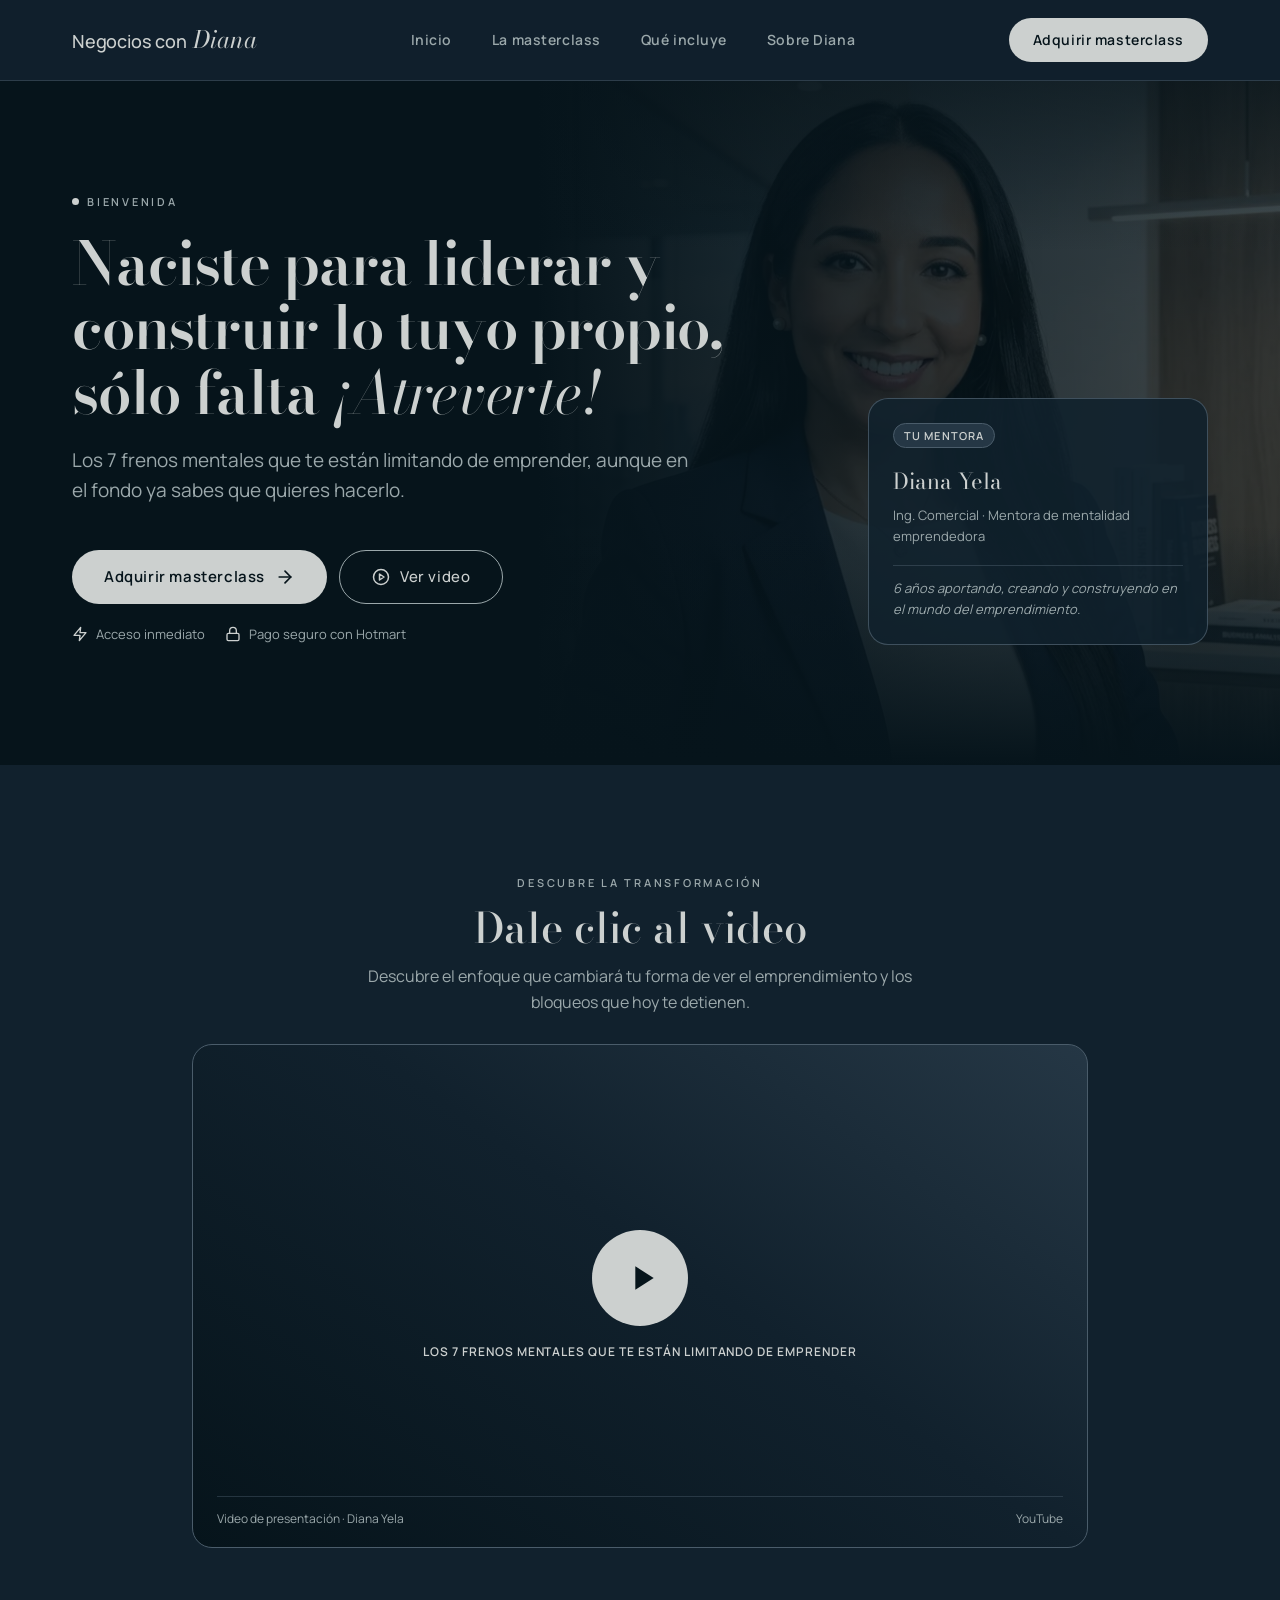
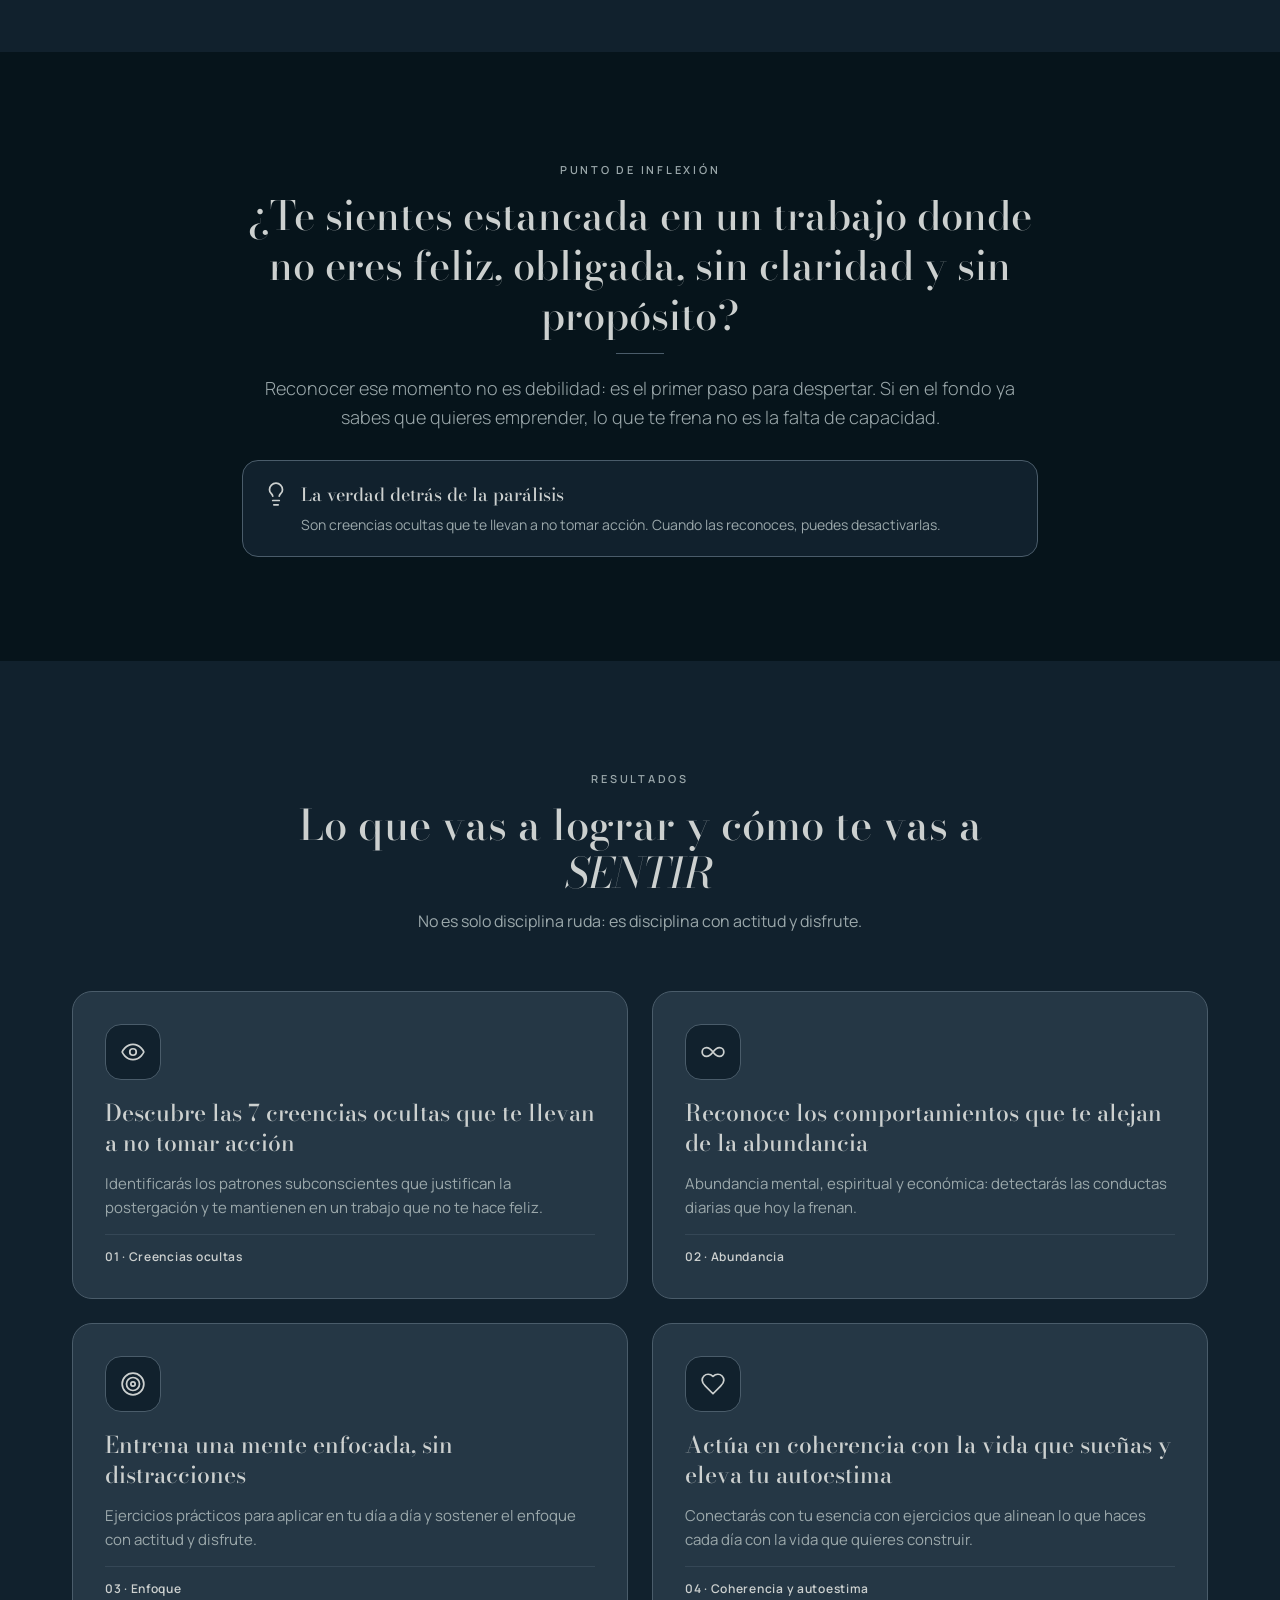
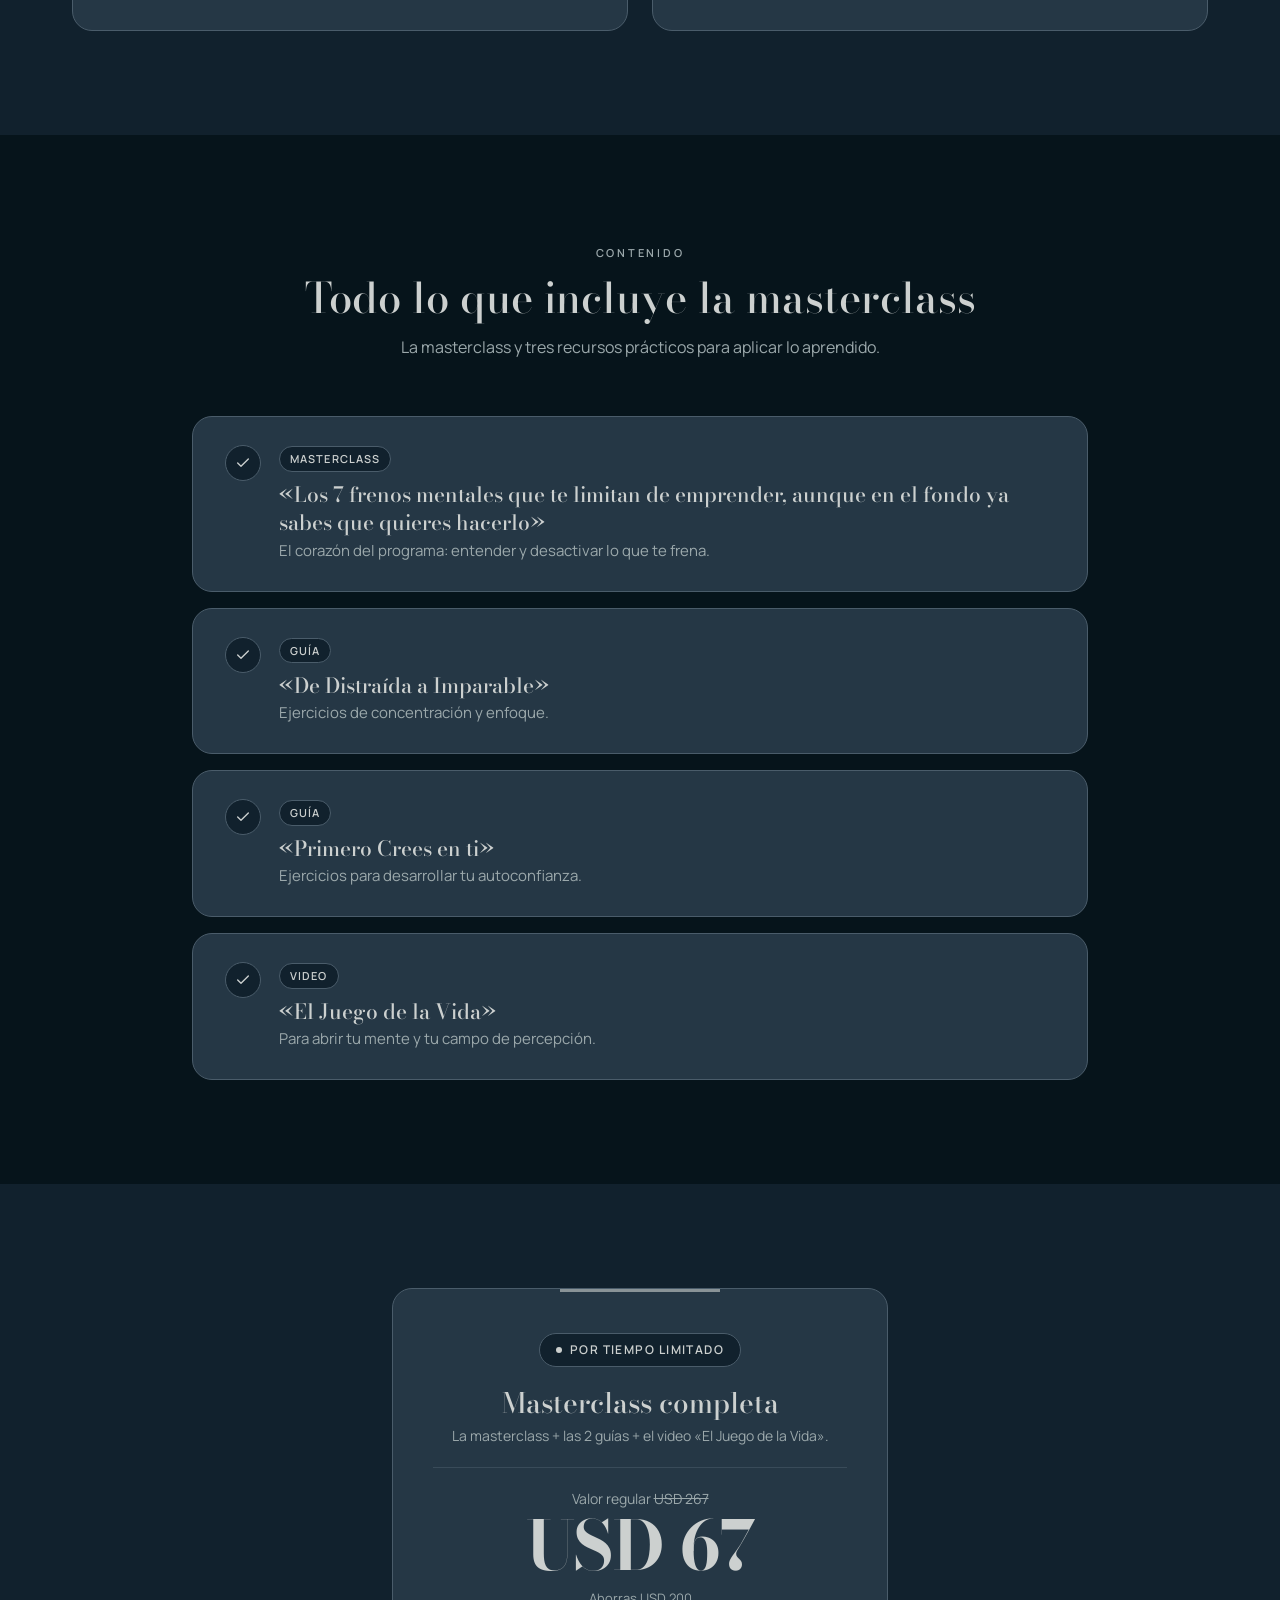
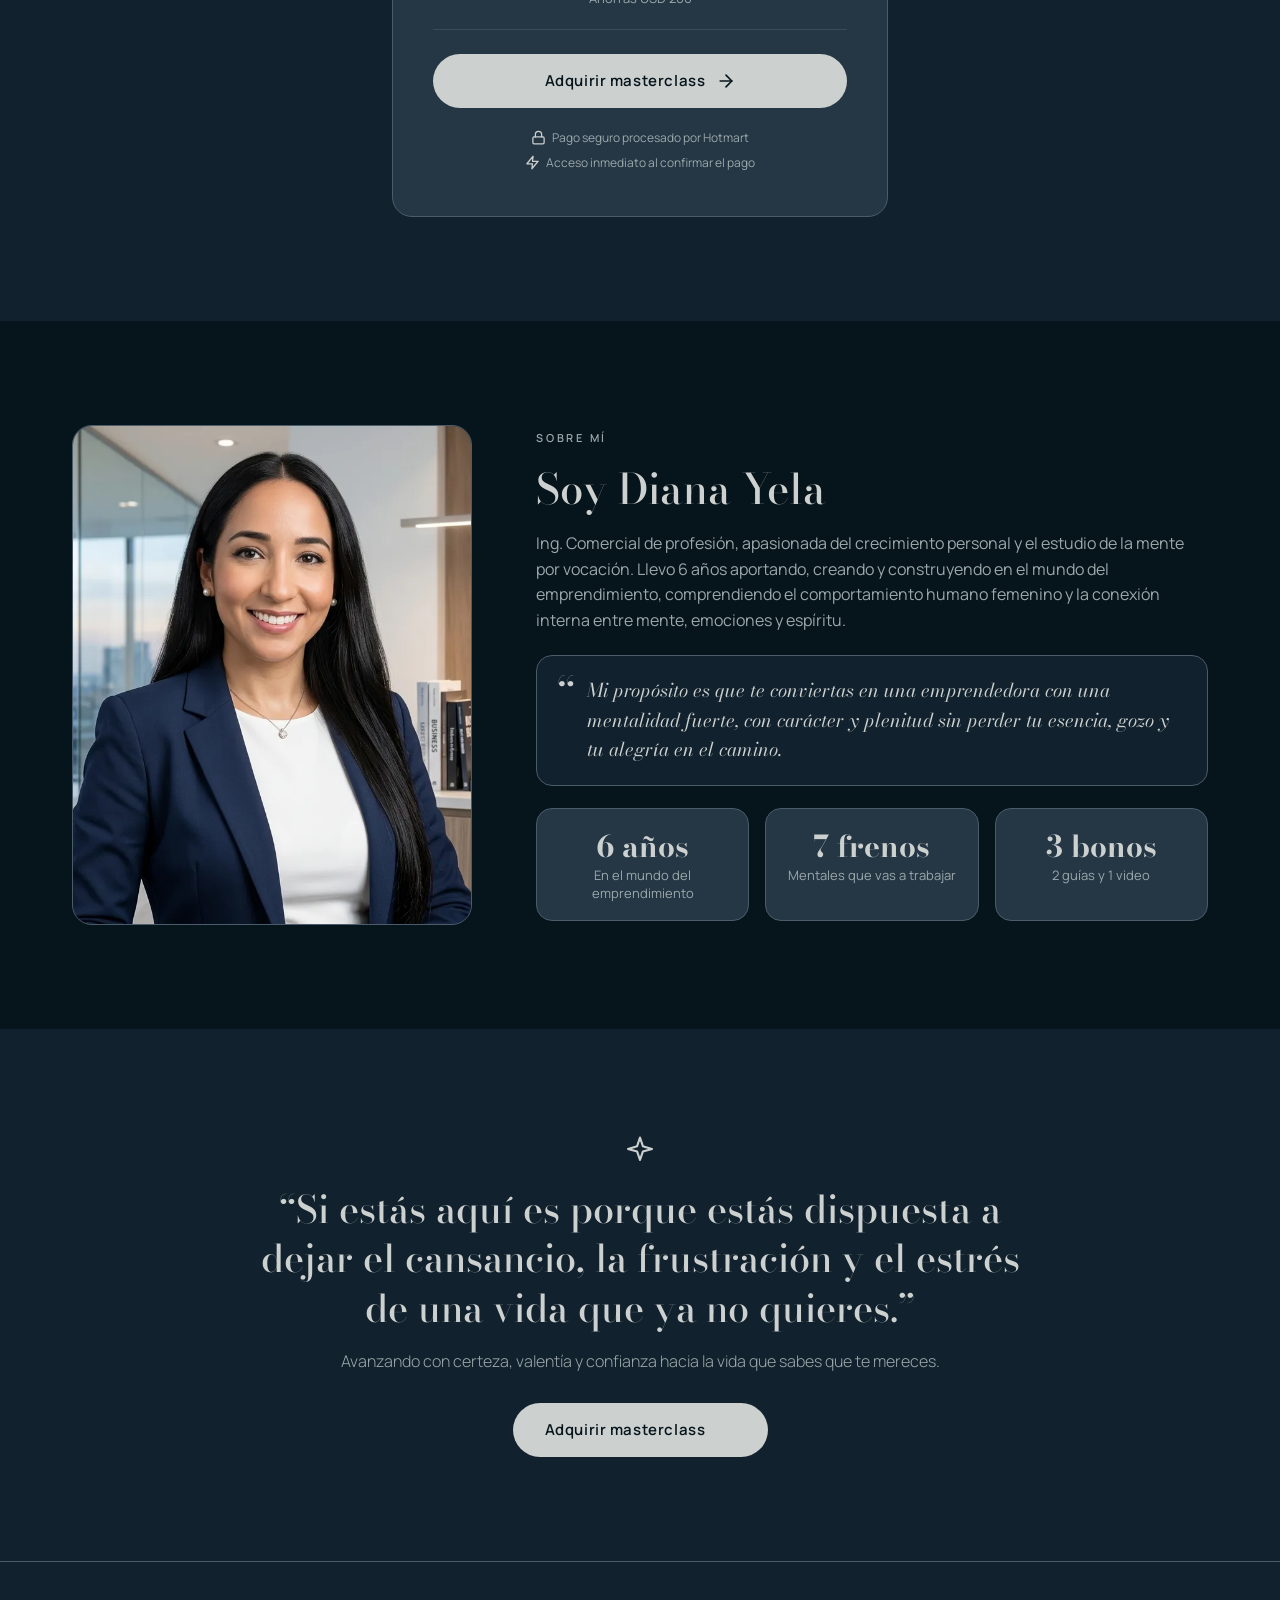
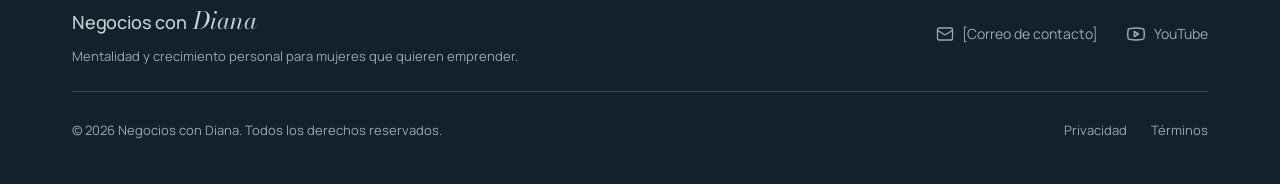
<file: index.html>
<!doctype html>
<html lang="es">
<head>
<meta charset="utf-8">
<meta name="viewport" content="width=device-width, initial-scale=1">
<title>Negocios con Diana | Masterclass Los 7 frenos mentales</title>
<meta name="description" content="Masterclass de Diana Yela: descubre los 7 frenos mentales que te están limitando de emprender, aunque en el fondo ya sabes que quieres hacerlo.">
<meta name="robots" content="noindex, nofollow">
<meta name="theme-color" content="#06141B">
<meta property="og:type" content="website">
<meta property="og:locale" content="es_ES">
<meta property="og:title" content="Negocios con Diana | Masterclass Los 7 frenos mentales">
<meta property="og:description" content="Naciste para liderar y construir lo tuyo propio, sólo falta ¡Atreverte!">
<meta property="og:image" content="img/compartir.jpg">
<meta property="og:image:alt" content="Diana Yela, mentora de Negocios con Diana">
<link rel="icon" href="data:image/svg+xml,%3Csvg xmlns='http://www.w3.org/2000/svg' viewBox='0 0 64 64'%3E%3Crect width='64' height='64' rx='14' fill='%2306141B'/%3E%3Ctext x='32' y='44' font-family='Georgia,serif' font-style='italic' font-size='36' text-anchor='middle' fill='%23CCD0CF'%3ED%3C/text%3E%3C/svg%3E">
<link rel="preconnect" href="https://fonts.googleapis.com">
<link rel="preconnect" href="https://fonts.gstatic.com" crossorigin>
<link href="https://fonts.googleapis.com/css2?family=Bodoni+Moda:ital,opsz,wght@0,6..96,400..800;1,6..96,400..800&amp;family=Manrope:wght@300;400;500;600;700&amp;display=swap" rel="stylesheet">
<link rel="stylesheet" href="css/estilos.css">
<script>document.documentElement.classList.add('js');</script>
</head>
<body>
<a class="saltar" href="#contenido">Saltar al contenido</a>

<header class="cabecera" id="cabecera">
  <div class="contenedor cabecera__fila">
    <a class="logo" href="#inicio" aria-label="Negocios con Diana, inicio"><span class="logo__a">Negocios con</span><span class="logo__b">Diana</span></a>
    <nav class="nav" id="menu" aria-label="Principal">
      <a href="#inicio">Inicio</a>
      <a href="#la-masterclass">La masterclass</a>
      <a href="#que-incluye">Qué incluye</a>
      <a href="#sobre-diana">Sobre Diana</a>
      <a class="boton boton--primario nav__cta" href="https://pay.hotmart.com/I105509477M" target="_blank" rel="noopener noreferrer">Adquirir masterclass</a>
    </nav>
    <a class="boton boton--primario boton--chico cabecera__cta" href="https://pay.hotmart.com/I105509477M" target="_blank" rel="noopener noreferrer">Adquirir masterclass</a>
    <button class="hamburguesa" type="button" aria-controls="menu" aria-expanded="false" aria-label="Abrir menú">
      <svg class="icono-abrir" width="22" height="22" viewBox="0 0 24 24" fill="none" stroke="currentColor" stroke-width="2" stroke-linecap="round" aria-hidden="true"><path d="M4 6h16M4 12h16M4 18h16"/></svg>
      <svg class="icono-cerrar" width="22" height="22" viewBox="0 0 24 24" fill="none" stroke="currentColor" stroke-width="2" stroke-linecap="round" aria-hidden="true"><path d="M18 6 6 18M6 6l12 12"/></svg>
    </button>
  </div>
</header>

<main id="contenido">

<section class="hero" id="inicio">
  <img class="hero__fondo" src="img/diana-yela.webp" alt="" aria-hidden="true" width="800" height="800">
  <div class="contenedor hero__fila">
    <div class="hero__texto aparecer">
      <span class="etiqueta etiqueta--punto">Bienvenida</span>
      <h1>Naciste para liderar y construir lo tuyo propio, sólo falta <em>¡Atreverte!</em></h1>
      <p class="hero__sub">Los 7 frenos mentales que te están limitando de emprender, aunque en el fondo ya sabes que quieres hacerlo.</p>
      <figure class="hero__foto">
        <picture><source srcset="img/diana-yela.webp" type="image/webp"><img src="img/diana-yela.jpg" alt="Diana Yela, mentora de Negocios con Diana" width="800" height="800"></picture>
        <figcaption>Diana Yela · Mentora</figcaption>
      </figure>
      <div class="botones">
        <a class="boton boton--primario boton--grande" href="https://pay.hotmart.com/I105509477M" target="_blank" rel="noopener noreferrer">Adquirir masterclass <svg width="20" height="20" viewBox="0 0 24 24" fill="none" stroke="currentColor" stroke-width="2" stroke-linecap="round" stroke-linejoin="round" aria-hidden="true"><path d="M5 12h14"/><path d="m12 5 7 7-7 7"/></svg></a>
        <a class="boton boton--secundario boton--grande" href="#video"><svg width="18" height="18" viewBox="0 0 24 24" fill="none" stroke="currentColor" stroke-width="2" stroke-linecap="round" stroke-linejoin="round" aria-hidden="true"><circle cx="12" cy="12" r="10"/><path d="m10 8 6 4-6 4z"/></svg>Ver video</a>
      </div>
      <ul class="confianza">
        <li><svg width="16" height="16" viewBox="0 0 24 24" fill="none" stroke="currentColor" stroke-width="2" stroke-linecap="round" stroke-linejoin="round" aria-hidden="true"><path d="M13 2 3 14h9l-1 8 10-12h-9l1-8z"/></svg>Acceso inmediato</li>
        <li><svg width="16" height="16" viewBox="0 0 24 24" fill="none" stroke="currentColor" stroke-width="2" stroke-linecap="round" stroke-linejoin="round" aria-hidden="true"><rect width="18" height="11" x="3" y="11" rx="2"/><path d="M7 11V7a5 5 0 0 1 10 0v4"/></svg>Pago seguro con Hotmart</li>
      </ul>
    </div>
    <aside class="tarjeta-mentora aparecer" aria-label="Sobre tu mentora">
      <span class="chip">Tu mentora</span>
      <p class="tarjeta-mentora__nombre">Diana Yela</p>
      <p class="tarjeta-mentora__rol">Ing. Comercial · Mentora de mentalidad emprendedora</p>
      <p class="tarjeta-mentora__nota">6 años aportando, creando y construyendo en el mundo del emprendimiento.</p>
    </aside>
  </div>
</section>

<section class="seccion seccion--alterna" id="video">
  <div class="contenedor contenedor--medio centrado aparecer">
    <span class="etiqueta">Descubre la transformación</span>
    <h2>Dale clic al video</h2>
    <p class="intro">Descubre el enfoque que cambiará tu forma de ver el emprendimiento y los bloqueos que hoy te detienen.</p>
    <div class="video" id="video-marco">
      <button class="video__boton" type="button" data-video="5GOuc1yS-o4" aria-label="Reproducir el video de presentación">
        <span class="video__play"><svg width="40" height="40" viewBox="0 0 24 24" fill="currentColor" aria-hidden="true"><path d="M8 5v14l11-7z"/></svg></span>
        <span class="video__titulo">Los 7 frenos mentales que te están limitando de emprender</span>
        <span class="video__pie"><span>Video de presentación · Diana Yela</span><span>YouTube</span></span>
      </button>
    </div>
  </div>
</section>

<section class="seccion">
  <div class="contenedor contenedor--estrecho centrado aparecer">
    <span class="etiqueta">Punto de inflexión</span>
    <h2 class="titulo-pregunta">¿Te sientes estancada en un trabajo donde no eres feliz, obligada, sin claridad y sin propósito?</h2>
    <div class="linea" aria-hidden="true"></div>
    <p class="texto-grande">Reconocer ese momento no es debilidad: es el primer paso para despertar. Si en el fondo ya sabes que quieres emprender, lo que te frena no es la falta de capacidad.</p>
    <div class="aviso">
      <svg width="26" height="26" viewBox="0 0 24 24" fill="none" stroke="currentColor" stroke-width="1.6" stroke-linecap="round" stroke-linejoin="round" aria-hidden="true"><path d="M15 14c.2-1 .7-1.7 1.5-2.5 1-.9 1.5-2.2 1.5-3.5A6 6 0 0 0 6 8c0 1 .2 2.2 1.5 3.5.7.7 1.3 1.5 1.5 2.5"/><path d="M9 18h6"/><path d="M10 22h4"/></svg>
      <div>
        <h3>La verdad detrás de la parálisis</h3>
        <p>Son creencias ocultas que te llevan a no tomar acción. Cuando las reconoces, puedes desactivarlas.</p>
      </div>
    </div>
  </div>
</section>

<section class="seccion seccion--alterna" id="la-masterclass">
  <div class="contenedor">
    <div class="encabezado centrado aparecer">
      <span class="etiqueta">Resultados</span>
      <h2>Lo que vas a lograr y cómo te vas a <em>SENTIR</em></h2>
      <p>No es solo disciplina ruda: es disciplina con actitud y disfrute.</p>
    </div>
    <div class="carrusel" data-carrusel>
      <div class="carrusel__pista carrusel__pista--rejilla" tabindex="0" aria-label="Beneficios de la masterclass">
        <article class="tarjeta">
          <span class="tarjeta__icono"><svg width="26" height="26" viewBox="0 0 24 24" fill="none" stroke="currentColor" stroke-width="1.6" stroke-linecap="round" stroke-linejoin="round" aria-hidden="true"><path d="M2 12s3-7 10-7 10 7 10 7-3 7-10 7-10-7-10-7Z"/><circle cx="12" cy="12" r="3"/></svg></span>
          <h3>Descubre las 7 creencias ocultas que te llevan a no tomar acción</h3>
          <p>Identificarás los patrones subconscientes que justifican la postergación y te mantienen en un trabajo que no te hace feliz.</p>
          <span class="tarjeta__pie">01 · Creencias ocultas</span>
        </article>
        <article class="tarjeta">
          <span class="tarjeta__icono"><svg width="26" height="26" viewBox="0 0 24 24" fill="none" stroke="currentColor" stroke-width="1.6" stroke-linecap="round" stroke-linejoin="round" aria-hidden="true"><path d="M12 12c-2-2.67-4-4-6-4a4 4 0 1 0 0 8c2 0 4-1.33 6-4Zm0 0c2 2.67 4 4 6 4a4 4 0 0 0 0-8c-2 0-4 1.33-6 4Z"/></svg></span>
          <h3>Reconoce los comportamientos que te alejan de la abundancia</h3>
          <p>Abundancia mental, espiritual y económica: detectarás las conductas diarias que hoy la frenan.</p>
          <span class="tarjeta__pie">02 · Abundancia</span>
        </article>
        <article class="tarjeta">
          <span class="tarjeta__icono"><svg width="26" height="26" viewBox="0 0 24 24" fill="none" stroke="currentColor" stroke-width="1.6" stroke-linecap="round" stroke-linejoin="round" aria-hidden="true"><circle cx="12" cy="12" r="10"/><circle cx="12" cy="12" r="6"/><circle cx="12" cy="12" r="2"/></svg></span>
          <h3>Entrena una mente enfocada, sin distracciones</h3>
          <p>Ejercicios prácticos para aplicar en tu día a día y sostener el enfoque con actitud y disfrute.</p>
          <span class="tarjeta__pie">03 · Enfoque</span>
        </article>
        <article class="tarjeta">
          <span class="tarjeta__icono"><svg width="26" height="26" viewBox="0 0 24 24" fill="none" stroke="currentColor" stroke-width="1.6" stroke-linecap="round" stroke-linejoin="round" aria-hidden="true"><path d="M19 14c1.49-1.46 3-3.21 3-5.5A5.5 5.5 0 0 0 16.5 3c-1.76 0-3 .5-4.5 2-1.5-1.5-2.74-2-4.5-2A5.5 5.5 0 0 0 2 8.5c0 2.3 1.5 4.05 3 5.5l7 7Z"/></svg></span>
          <h3>Actúa en coherencia con la vida que sueñas y eleva tu autoestima</h3>
          <p>Conectarás con tu esencia con ejercicios que alinean lo que haces cada día con la vida que quieres construir.</p>
          <span class="tarjeta__pie">04 · Coherencia y autoestima</span>
        </article>
      </div>
      <div class="carrusel__controles">
        <div class="carrusel__indicador"><span class="carrusel__puntos" aria-hidden="true"></span><span class="carrusel__pos" aria-live="polite">1 / 4</span></div>
        <div class="carrusel__flechas">
          <button type="button" class="carrusel__flecha" data-dir="-1" aria-label="Beneficio anterior"><svg width="20" height="20" viewBox="0 0 24 24" fill="none" stroke="currentColor" stroke-width="2" stroke-linecap="round" stroke-linejoin="round" aria-hidden="true"><path d="m15 18-6-6 6-6"/></svg></button>
          <button type="button" class="carrusel__flecha" data-dir="1" aria-label="Beneficio siguiente"><svg width="20" height="20" viewBox="0 0 24 24" fill="none" stroke="currentColor" stroke-width="2" stroke-linecap="round" stroke-linejoin="round" aria-hidden="true"><path d="m9 18 6-6-6-6"/></svg></button>
        </div>
      </div>
    </div>
  </div>
</section>

<section class="seccion" id="que-incluye">
  <div class="contenedor contenedor--medio">
    <div class="encabezado centrado aparecer">
      <span class="etiqueta">Contenido</span>
      <h2>Todo lo que incluye la masterclass</h2>
      <p>La masterclass y tres recursos prácticos para aplicar lo aprendido.</p>
    </div>
    <div class="carrusel" data-carrusel>
      <div class="carrusel__pista carrusel__pista--lista" tabindex="0" aria-label="Contenido de la masterclass">
        <div class="modulo">
          <span class="modulo__check"><svg width="20" height="20" viewBox="0 0 24 24" fill="none" stroke="currentColor" stroke-width="2" stroke-linecap="round" stroke-linejoin="round" aria-hidden="true"><path d="M20 6 9 17l-5-5"/></svg></span>
          <div><span class="chip">Masterclass</span><h3>«Los 7 frenos mentales que te limitan de emprender, aunque en el fondo ya sabes que quieres hacerlo»</h3><p>El corazón del programa: entender y desactivar lo que te frena.</p></div>
        </div>
        <div class="modulo">
          <span class="modulo__check"><svg width="20" height="20" viewBox="0 0 24 24" fill="none" stroke="currentColor" stroke-width="2" stroke-linecap="round" stroke-linejoin="round" aria-hidden="true"><path d="M20 6 9 17l-5-5"/></svg></span>
          <div><span class="chip">Guía</span><h3>«De Distraída a Imparable»</h3><p>Ejercicios de concentración y enfoque.</p></div>
        </div>
        <div class="modulo">
          <span class="modulo__check"><svg width="20" height="20" viewBox="0 0 24 24" fill="none" stroke="currentColor" stroke-width="2" stroke-linecap="round" stroke-linejoin="round" aria-hidden="true"><path d="M20 6 9 17l-5-5"/></svg></span>
          <div><span class="chip">Guía</span><h3>«Primero Crees en ti»</h3><p>Ejercicios para desarrollar tu autoconfianza.</p></div>
        </div>
        <div class="modulo">
          <span class="modulo__check"><svg width="20" height="20" viewBox="0 0 24 24" fill="none" stroke="currentColor" stroke-width="2" stroke-linecap="round" stroke-linejoin="round" aria-hidden="true"><path d="M20 6 9 17l-5-5"/></svg></span>
          <div><span class="chip">Video</span><h3>«El Juego de la Vida»</h3><p>Para abrir tu mente y tu campo de percepción.</p></div>
        </div>
      </div>
      <div class="carrusel__controles">
        <div class="carrusel__indicador"><span class="carrusel__puntos" aria-hidden="true"></span><span class="carrusel__pos" aria-live="polite">1 / 4</span></div>
        <div class="carrusel__flechas">
          <button type="button" class="carrusel__flecha" data-dir="-1" aria-label="Elemento anterior"><svg width="20" height="20" viewBox="0 0 24 24" fill="none" stroke="currentColor" stroke-width="2" stroke-linecap="round" stroke-linejoin="round" aria-hidden="true"><path d="m15 18-6-6 6-6"/></svg></button>
          <button type="button" class="carrusel__flecha" data-dir="1" aria-label="Elemento siguiente"><svg width="20" height="20" viewBox="0 0 24 24" fill="none" stroke="currentColor" stroke-width="2" stroke-linecap="round" stroke-linejoin="round" aria-hidden="true"><path d="m9 18 6-6-6-6"/></svg></button>
        </div>
      </div>
    </div>
  </div>
</section>

<section class="seccion seccion--alterna" id="adquirir">
  <div class="contenedor contenedor--oferta">
    <div class="oferta aparecer">
      <span class="chip chip--grande"><span class="punto" aria-hidden="true"></span>Por tiempo limitado</span>
      <h2>Masterclass completa</h2>
      <p>La masterclass + las 2 guías + el video «El Juego de la Vida».</p>
      <div class="oferta__precio">
        <p class="oferta__antes">Valor regular <s>USD 267</s></p>
        <p class="oferta__ahora">USD 67</p>
        <p class="oferta__ahorro">Ahorras USD 200</p>
      </div>
      <a class="boton boton--primario boton--grande boton--ancho" href="https://pay.hotmart.com/I105509477M" target="_blank" rel="noopener noreferrer">Adquirir masterclass <svg width="20" height="20" viewBox="0 0 24 24" fill="none" stroke="currentColor" stroke-width="2" stroke-linecap="round" stroke-linejoin="round" aria-hidden="true"><path d="M5 12h14"/><path d="m12 5 7 7-7 7"/></svg></a>
      <ul class="oferta__garantias">
        <li><svg width="15" height="15" viewBox="0 0 24 24" fill="none" stroke="currentColor" stroke-width="2" stroke-linecap="round" stroke-linejoin="round" aria-hidden="true"><rect width="18" height="11" x="3" y="11" rx="2"/><path d="M7 11V7a5 5 0 0 1 10 0v4"/></svg>Pago seguro procesado por Hotmart</li>
        <li><svg width="15" height="15" viewBox="0 0 24 24" fill="none" stroke="currentColor" stroke-width="2" stroke-linecap="round" stroke-linejoin="round" aria-hidden="true"><path d="M13 2 3 14h9l-1 8 10-12h-9l1-8z"/></svg>Acceso inmediato al confirmar el pago</li>
      </ul>
    </div>
  </div>
</section>

<section class="seccion" id="sobre-diana">
  <div class="contenedor sobre">
    <div class="sobre__foto aparecer">
      <picture><source srcset="img/diana-yela.webp" type="image/webp"><img src="img/diana-yela.jpg" alt="Retrato de Diana Yela" width="800" height="800" loading="lazy"></picture>
    </div>
    <div class="sobre__texto aparecer">
      <span class="etiqueta">Sobre mí</span>
      <h2>Soy Diana Yela</h2>
      <p>Ing. Comercial de profesión, apasionada del crecimiento personal y el estudio de la mente por vocación. Llevo 6 años aportando, creando y construyendo en el mundo del emprendimiento, comprendiendo el comportamiento humano femenino y la conexión interna entre mente, emociones y espíritu.</p>
      <blockquote class="cita"><span aria-hidden="true">“</span><p>Mi propósito es que te conviertas en una emprendedora con una mentalidad fuerte, con carácter y plenitud sin perder tu esencia, gozo y tu alegría en el camino.</p></blockquote>
      <div class="cifras">
        <div><p class="cifras__num">6 años</p><p>En el mundo del emprendimiento</p></div>
        <div><p class="cifras__num">7 frenos</p><p>Mentales que vas a trabajar</p></div>
        <div><p class="cifras__num">3 bonos</p><p>2 guías y 1 video</p></div>
      </div>
    </div>
  </div>
</section>

<section class="seccion seccion--alterna cierre">
  <div class="contenedor contenedor--estrecho centrado aparecer">
    <svg width="36" height="36" viewBox="0 0 24 24" fill="none" stroke="currentColor" stroke-width="1.4" stroke-linejoin="round" aria-hidden="true"><path d="M12 3l1.9 5.8L20 10.6l-6.1 1.8L12 18l-1.9-5.6L4 10.6l6.1-1.8z"/></svg>
    <p class="cierre__frase">“Si estás aquí es porque estás dispuesta a dejar el cansancio, la frustración y el estrés de una vida que ya no quieres.”</p>
    <p class="cierre__sub">Avanzando con certeza, valentía y confianza hacia la vida que sabes que te mereces.</p>
    <a class="boton boton--primario boton--grande" href="https://pay.hotmart.com/I105509477M" target="_blank" rel="noopener noreferrer">Adquirir masterclass <svg width="20" height="20" viewBox="0 0 24 24" fill="none" stroke="currentColor" stroke-width="2" stroke-linecap="round" stroke-linejoin="round" aria-hidden="true"><path d="M5 12h14"/><path d="m12 5 7 7-7 7"/></svg></a>
  </div>
</section>

</main>

<footer class="pie">
  <div class="contenedor">
    <div class="pie__fila">
      <div>
        <a class="logo" href="#inicio"><span class="logo__a">Negocios con</span><span class="logo__b">Diana</span></a>
        <p class="pie__lema">Mentalidad y crecimiento personal para mujeres que quieren emprender.</p>
      </div>
      <div class="pie__enlaces">
        <a href="#"><svg width="18" height="18" viewBox="0 0 24 24" fill="none" stroke="currentColor" stroke-width="1.8" stroke-linecap="round" stroke-linejoin="round" aria-hidden="true"><rect width="20" height="16" x="2" y="4" rx="2"/><path d="m22 7-8.97 5.7a1.94 1.94 0 0 1-2.06 0L2 7"/></svg>[Correo de contacto]</a>
        <a href="https://www.youtube.com/@dianayelamesias" target="_blank" rel="noopener noreferrer"><svg width="20" height="20" viewBox="0 0 24 24" fill="none" stroke="currentColor" stroke-width="1.8" stroke-linecap="round" stroke-linejoin="round" aria-hidden="true"><path d="M2.5 17a24.12 24.12 0 0 1 0-10 2 2 0 0 1 1.4-1.4 49.56 49.56 0 0 1 16.2 0A2 2 0 0 1 21.5 7a24.12 24.12 0 0 1 0 10 2 2 0 0 1-1.4 1.4 49.55 49.55 0 0 1-16.2 0A2 2 0 0 1 2.5 17"/><path d="m10 15 5-3-5-3z"/></svg>YouTube</a>
      </div>
    </div>
    <div class="pie__legal">
      <p>© 2026 Negocios con Diana. Todos los derechos reservados.</p>
      <div><a href="#">Privacidad</a><a href="#">Términos</a></div>
    </div>
  </div>
</footer>

<script src="js/main.js" defer></script>
</body>
</html>
</file>
<file: css/estilos.css>
/* Negocios con Diana — modo oscuro. Mobile first. */
:root {
  --fondo: #06141B;
  --fondo-alterno: #11212D;
  --superficie: #253745;
  --borde: #4A5C6A;
  --texto-sec: #9BA8AB;
  --texto: #CCD0CF;
  --serif: "Bodoni Moda", Georgia, serif;
  --sans: "Manrope", system-ui, sans-serif;
  --radio: 20px;
  --pill: 9999px;
}

*, *::before, *::after { box-sizing: border-box; }
html { scroll-behavior: smooth; scroll-padding-top: 72px; }
body { margin: 0; background: var(--fondo); color: var(--texto-sec); font-family: var(--sans); font-size: 15px; line-height: 1.6; -webkit-font-smoothing: antialiased; overflow-x: hidden; }
img { display: block; max-width: 100%; height: auto; }
a { color: var(--texto); text-decoration: none; }
h1, h2, h3 { margin: 0; color: var(--texto); font-family: var(--serif); font-weight: 500; }
h2 { font-size: 30px; line-height: 1.2; }
h1 em, h2 em { font-style: italic; font-weight: 400; }
p { margin: 0; }
ul { margin: 0; padding: 0; list-style: none; }
:focus-visible { outline: 2px solid var(--texto); outline-offset: 3px; }

.saltar { position: absolute; left: -9999px; top: 8px; z-index: 100; padding: 10px 16px; border-radius: var(--pill); background: var(--texto); color: var(--fondo); font-weight: 600; }
.saltar:focus { left: 16px; }

.contenedor { width: 100%; max-width: 1200px; margin: 0 auto; padding: 0 20px; }
.contenedor--medio { max-width: 960px; }
.contenedor--estrecho { max-width: 860px; }
.contenedor--oferta { max-width: 560px; }
.centrado { text-align: center; }
.seccion { padding: 56px 0; }
.seccion--alterna { background: var(--fondo-alterno); }

.etiqueta { display: inline-flex; align-items: center; gap: 8px; font-size: 11px; font-weight: 600; letter-spacing: 0.25em; text-transform: uppercase; color: var(--texto-sec); }
.etiqueta--punto::before { content: ""; width: 7px; height: 7px; border-radius: 50%; background: var(--texto); }
.chip { display: inline-flex; align-items: center; gap: 8px; padding: 3px 10px; border-radius: var(--pill); background: var(--fondo-alterno); border: 1px solid var(--borde); color: var(--texto); font-size: 11px; font-weight: 600; letter-spacing: 0.1em; text-transform: uppercase; }
.chip--grande { padding: 6px 16px; font-size: 12px; letter-spacing: 0.12em; }
.punto { width: 6px; height: 6px; border-radius: 50%; background: var(--texto); }

/* Botones */
.boton { display: inline-flex; align-items: center; justify-content: center; gap: 10px; min-height: 44px; padding: 0 24px; border-radius: var(--pill); font-size: 14px; font-weight: 600; letter-spacing: 0.04em; transition: background .25s, border-color .25s, transform .25s; }
.boton--primario { background: var(--texto); color: var(--fondo); }
.boton--primario:hover { background: #FFFFFF; color: var(--fondo); transform: translateY(-1px); }
.boton--secundario { border: 1px solid var(--texto-sec); color: var(--texto); font-weight: 500; }
.boton--secundario:hover { border-color: var(--texto); background: rgba(37, 55, 69, .5); }
.boton--grande { min-height: 54px; padding: 0 32px; font-size: 15px; }
.boton--ancho { width: 100%; }

/* Cabecera */
.cabecera { position: sticky; top: 0; z-index: 50; background: rgba(17, 33, 45, .96); border-bottom: 1px solid rgba(74, 92, 106, .5); backdrop-filter: blur(10px); }
.cabecera__fila { height: 64px; display: flex; align-items: center; justify-content: space-between; gap: 24px; }
.logo { display: inline-flex; align-items: baseline; gap: 6px; color: var(--texto); }
.logo__a { font-size: 16px; font-weight: 500; letter-spacing: -0.01em; }
.logo__b { font-family: var(--serif); font-style: italic; font-size: 21px; }
.cabecera__cta { display: none; }
.hamburguesa { width: 44px; height: 44px; padding: 0; border-radius: 12px; border: 1px solid var(--borde); background: var(--fondo-alterno); color: var(--texto); display: flex; align-items: center; justify-content: center; cursor: pointer; }
.icono-cerrar { display: none; }
.nav { display: none; position: absolute; top: 64px; left: 0; right: 0; padding: 8px 20px 24px; flex-direction: column; background: var(--fondo-alterno); border-bottom: 1px solid var(--borde); }
.nav a:not(.boton) { padding: 14px 0; border-bottom: 1px solid rgba(74, 92, 106, .35); font-weight: 600; color: var(--texto-sec); }
.nav a:not(.boton):hover { color: var(--texto); }
.nav__cta { margin-top: 16px; min-height: 52px; }
.cabecera.abierta .nav { display: flex; }
.cabecera.abierta .icono-abrir { display: none; }
.cabecera.abierta .icono-cerrar { display: block; }

/* Hero */
.hero { position: relative; overflow: hidden; padding: 40px 0 48px; }
.hero__fondo { display: none; }
.hero__fila { position: relative; }
.hero__texto { display: flex; flex-direction: column; align-items: center; text-align: center; gap: 16px; }
.hero h1 { font-weight: 600; font-size: 36px; line-height: 1.15; letter-spacing: -0.01em; }
.hero__sub { font-size: 16px; }
.hero__foto { position: relative; width: 100%; margin: 8px 0 0; aspect-ratio: 4 / 5; border-radius: var(--radio); overflow: hidden; border: 1px solid var(--borde); background: var(--superficie); }
.hero__foto img { width: 100%; height: 100%; object-fit: cover; object-position: 50% 15%; }
.hero__foto::after { content: ""; position: absolute; inset: 0; background: linear-gradient(0deg, rgba(6, 20, 27, .85) 0%, rgba(6, 20, 27, 0) 45%); }
.hero__foto figcaption { position: absolute; left: 16px; bottom: 16px; z-index: 1; padding: 6px 14px; border-radius: var(--pill); background: rgba(17, 33, 45, .9); border: 1px solid var(--borde); font-size: 12px; font-weight: 600; color: var(--texto); }
.botones { width: 100%; display: flex; flex-direction: column; gap: 12px; margin-top: 8px; }
.confianza { display: flex; flex-wrap: wrap; justify-content: center; gap: 8px 20px; font-size: 13px; }
.confianza li { display: inline-flex; align-items: center; gap: 8px; }
.confianza svg { color: var(--texto); }
.tarjeta-mentora { display: none; }

/* Encabezados de sección */
.encabezado { max-width: 720px; margin: 0 auto 32px; }
.encabezado h2, .centrado > h2 { margin: 10px 0 12px; }
.intro { max-width: 560px; margin: 0 auto 28px; }

/* Video */
.video { position: relative; width: 100%; aspect-ratio: 16 / 9; border-radius: 16px; overflow: hidden; border: 1px solid var(--borde); background: linear-gradient(35deg, var(--fondo) 0%, var(--fondo-alterno) 55%, var(--superficie) 100%); }
.video iframe { position: absolute; inset: 0; width: 100%; height: 100%; border: 0; }
.video__boton { position: absolute; inset: 0; width: 100%; height: 100%; padding: 0; border: 0; background: transparent; color: var(--texto); font: inherit; cursor: pointer; display: flex; flex-direction: column; align-items: center; justify-content: center; gap: 16px; }
.video__play { width: 64px; height: 64px; border-radius: 50%; background: var(--texto); color: var(--fondo); display: flex; align-items: center; justify-content: center; transition: transform .25s; }
.video__play svg { width: 28px; height: 28px; margin-left: 3px; }
.video__boton:hover .video__play { transform: scale(1.08); }
.video__titulo, .video__pie { display: none; }

/* Punto de inflexión */
.titulo-pregunta { font-size: 28px; line-height: 1.25; margin: 12px 0 20px; }
.linea { width: 48px; height: 1px; background: var(--borde); margin: 0 auto 20px; }
.texto-grande { font-size: 16px; font-weight: 300; }
.aviso { margin-top: 28px; padding: 20px; border-radius: 16px; background: var(--fondo-alterno); border: 1px solid var(--borde); display: flex; gap: 12px; text-align: left; }
.aviso > svg { flex-shrink: 0; color: var(--texto); }
.aviso h3 { font-size: 18px; margin-bottom: 4px; }
.aviso p { font-size: 14px; }

/* Tarjetas */
.tarjeta { padding: 24px; border-radius: var(--radio); background: var(--superficie); border: 1px solid var(--borde); display: flex; flex-direction: column; gap: 10px; transition: border-color .25s; }
.tarjeta:hover, .modulo:hover { border-color: var(--texto-sec); }
.tarjeta__icono { width: 48px; height: 48px; border-radius: 14px; background: var(--fondo-alterno); border: 1px solid var(--borde); color: var(--texto); display: flex; align-items: center; justify-content: center; }
.tarjeta h3 { margin-top: 4px; font-size: 20px; line-height: 1.3; }
.tarjeta p { font-size: 14px; }
.tarjeta__pie { margin-top: auto; padding-top: 12px; border-top: 1px solid rgba(74, 92, 106, .45); font-size: 12px; font-weight: 600; letter-spacing: 0.06em; color: var(--texto); }
.modulo { padding: 20px; border-radius: 16px; background: var(--superficie); border: 1px solid var(--borde); display: flex; gap: 14px; transition: border-color .25s; }
.modulo__check { flex-shrink: 0; width: 36px; height: 36px; border-radius: 50%; background: var(--fondo-alterno); border: 1px solid var(--borde); color: var(--texto); display: flex; align-items: center; justify-content: center; }
.modulo__check svg { width: 16px; height: 16px; }
.modulo h3 { margin: 8px 0 2px; font-size: 18px; line-height: 1.35; }
.modulo p { font-size: 14px; }

/* Carrusel (celular) */
.carrusel__pista { display: flex; gap: 12px; margin: 0 -20px; padding: 0 20px 4px; overflow-x: auto; scroll-snap-type: x mandatory; scroll-padding: 0 20px; scrollbar-width: none; }
.carrusel__pista::-webkit-scrollbar { display: none; }
.carrusel__pista > * { flex: 0 0 86%; scroll-snap-align: start; }
.carrusel__controles { margin-top: 20px; display: flex; align-items: center; justify-content: space-between; }
.carrusel__indicador { display: flex; align-items: center; gap: 12px; font-size: 12px; }
.carrusel__puntos { display: flex; gap: 6px; }
.carrusel__puntos i { display: block; width: 8px; height: 8px; border-radius: var(--pill); background: var(--borde); transition: width .3s, background .3s; }
.carrusel__puntos i.activo { width: 22px; background: var(--texto); }
.carrusel__flechas { display: flex; gap: 8px; }
.carrusel__flecha { width: 44px; height: 44px; padding: 0; border-radius: 50%; border: 1px solid var(--borde); background: var(--fondo-alterno); color: var(--texto); display: flex; align-items: center; justify-content: center; cursor: pointer; }
.carrusel__flecha:disabled { opacity: .4; cursor: default; }

/* Oferta */
.oferta { position: relative; overflow: hidden; padding: 32px 24px; border-radius: var(--radio); background: var(--superficie); border: 1px solid var(--borde); text-align: center; }
.oferta::before { content: ""; position: absolute; top: 0; left: 50%; width: 160px; height: 3px; margin-left: -80px; background: var(--texto); opacity: .6; }
.oferta h2 { margin: 20px 0 6px; font-size: 24px; }
.oferta > p { margin-bottom: 20px; font-size: 14px; }
.oferta__precio { padding: 20px 0; margin-bottom: 24px; border-top: 1px solid rgba(74, 92, 106, .55); border-bottom: 1px solid rgba(74, 92, 106, .55); }
.oferta__antes { font-size: 14px; }
.oferta__ahora { font-family: var(--serif); font-weight: 700; font-size: 56px; line-height: 1.05; letter-spacing: -0.02em; color: var(--texto); }
.oferta__ahorro { margin-top: 6px; font-size: 13px; }
.oferta__garantias { margin-top: 20px; display: flex; flex-direction: column; gap: 6px; font-size: 12px; }
.oferta__garantias li { display: inline-flex; justify-content: center; align-items: center; gap: 6px; }
.oferta__garantias svg { color: var(--texto); }

/* Sobre Diana */
.sobre { display: flex; flex-direction: column; gap: 24px; }
.sobre__foto { width: 100%; aspect-ratio: 4 / 5; border-radius: var(--radio); overflow: hidden; border: 1px solid var(--borde); background: var(--superficie); }
.sobre__foto img { width: 100%; height: 100%; object-fit: cover; object-position: 50% 15%; }
.sobre__texto { display: flex; flex-direction: column; gap: 16px; }
.sobre__texto h2 { font-size: 32px; }
.cita { margin: 4px 0; padding: 20px; border-radius: 16px; background: var(--fondo-alterno); border: 1px solid var(--borde); display: flex; gap: 12px; }
.cita > span { font-family: var(--serif); font-size: 44px; line-height: .8; color: var(--texto); }
.cita p { font-family: var(--serif); font-style: italic; font-size: 17px; line-height: 1.55; color: var(--texto); }
.cifras { display: grid; grid-template-columns: repeat(3, minmax(0, 1fr)); gap: 10px; }
.cifras > div { padding: 14px 6px; border-radius: 16px; background: var(--superficie); border: 1px solid var(--borde); text-align: center; font-size: 11px; line-height: 1.4; }
.cifras__num { font-family: var(--serif); font-weight: 700; font-size: 22px; line-height: 1.3; color: var(--texto); }

/* Cierre */
.cierre { padding: 64px 0; }
.cierre svg { color: var(--texto); margin: 0 auto 16px; display: block; }
.cierre__frase { font-family: var(--serif); font-weight: 500; font-size: 26px; line-height: 1.3; color: var(--texto); margin-bottom: 16px; }
.cierre__sub { font-weight: 300; margin: 0 auto 28px; max-width: 600px; }
.cierre .boton { width: 100%; }

/* Pie */
.pie { background: var(--fondo-alterno); border-top: 1px solid var(--borde); padding: 40px 0 32px; text-align: center; }
.pie__fila { display: flex; flex-direction: column; align-items: center; gap: 20px; padding-bottom: 24px; border-bottom: 1px solid rgba(74, 92, 106, .6); }
.pie__lema { margin-top: 6px; font-size: 13px; }
.pie__enlaces { display: flex; flex-wrap: wrap; justify-content: center; gap: 12px 28px; font-size: 14px; }
.pie__enlaces a, .pie__legal a { display: inline-flex; align-items: center; gap: 8px; min-height: 44px; color: var(--texto-sec); }
.pie__enlaces a:hover, .pie__legal a:hover { color: var(--texto); }
.pie__legal { padding-top: 16px; display: flex; flex-direction: column; align-items: center; gap: 4px; font-size: 13px; }
.pie__legal div { display: flex; gap: 24px; }

/* Animación al aparecer */
.js .aparecer { opacity: 0; transform: translateY(16px); transition: opacity .6s ease, transform .6s ease; }
.js .aparecer.visible { opacity: 1; transform: none; }
@media (prefers-reduced-motion: reduce) {
  html { scroll-behavior: auto; }
  .js .aparecer { opacity: 1; transform: none; transition: none; }
  *, *::before, *::after { transition: none !important; }
}

/* Tablet */
@media (min-width: 768px) {
  body { font-size: 16px; }
  .contenedor { padding: 0 32px; }
  .seccion { padding: 88px 0; }
  h2 { font-size: 40px; line-height: 1.15; }
  .encabezado { margin-bottom: 56px; }
  .titulo-pregunta { font-size: 38px; }
  .texto-grande { font-size: 18px; }
  .botones { flex-direction: row; justify-content: center; width: auto; }

  .carrusel__pista { margin: 0; padding: 0; overflow: visible; scroll-snap-type: none; }
  .carrusel__pista > * { flex: initial; }
  .carrusel__pista--rejilla { display: grid; grid-template-columns: repeat(2, minmax(0, 1fr)); gap: 24px; }
  .carrusel__pista--lista { flex-direction: column; gap: 16px; }
  .carrusel__controles { display: none; }
  .tarjeta { padding: 32px; gap: 14px; }
  .tarjeta h3 { font-size: 23px; }
  .tarjeta p { font-size: 15px; }
  .tarjeta__icono { width: 56px; height: 56px; border-radius: 16px; }
  .modulo { padding: 28px 32px; border-radius: var(--radio); gap: 18px; }
  .modulo h3 { font-size: 21px; }
  .modulo p { font-size: 15px; }

  .oferta { padding: 44px 40px; }
  .oferta h2 { font-size: 28px; }
  .oferta__ahora { font-size: 68px; }
  .cifras > div { font-size: 13px; padding: 18px 12px; }
  .cifras__num { font-size: 28px; }
  .cierre { padding: 112px 0; }
  .cierre__frase { font-size: 36px; }
  .cierre .boton { width: auto; }
  .video { border-radius: var(--radio); }
  .video__play { width: 96px; height: 96px; }
  .video__play svg { width: 40px; height: 40px; }
  .video__titulo { display: block; font-size: 12px; font-weight: 600; letter-spacing: 0.08em; text-transform: uppercase; }
  .video__pie { display: flex; justify-content: space-between; position: absolute; left: 24px; right: 24px; bottom: 18px; padding-top: 12px; border-top: 1px solid rgba(74, 92, 106, .45); font-size: 12px; color: var(--texto-sec); }
  .pie__fila { flex-direction: row; justify-content: space-between; text-align: left; }
  .pie__legal { flex-direction: row; justify-content: space-between; }
}

/* Escritorio */
@media (min-width: 1024px) {
  html { scroll-padding-top: 88px; }
  .cabecera__fila { height: 80px; }
  .logo__a { font-size: 18px; }
  .logo__b { font-size: 24px; }
  .hamburguesa { display: none; }
  .nav { display: flex; position: static; flex-direction: row; gap: 40px; padding: 0; background: none; border: 0; }
  .nav a:not(.boton) { padding: 0; border: 0; font-size: 14px; letter-spacing: 0.04em; }
  .nav__cta { display: none; }
  .cabecera__cta { display: inline-flex; }

  .hero { padding: 112px 0 120px; }
  .hero__fondo { display: block; position: absolute; top: 0; right: 0; width: 62%; height: 100%; object-fit: cover; object-position: center 20%; opacity: .38; }
  .hero::before, .hero::after { content: ""; position: absolute; inset: 0; z-index: 1; pointer-events: none; }
  .hero::before { background: linear-gradient(90deg, var(--fondo) 0%, var(--fondo) 42%, rgba(6, 20, 27, .55) 75%, rgba(6, 20, 27, .35) 100%); }
  .hero::after { background: linear-gradient(0deg, var(--fondo) 0%, rgba(6, 20, 27, 0) 35%, rgba(6, 20, 27, 0) 75%, rgba(6, 20, 27, .6) 100%); }
  .hero__fila { z-index: 2; display: flex; align-items: flex-end; justify-content: space-between; gap: 48px; }
  .hero__texto { flex: 1 1 auto; max-width: 760px; align-items: flex-start; text-align: left; gap: 20px; }
  .hero h1 { font-size: 60px; line-height: 1.08; letter-spacing: -0.02em; }
  .hero__sub { max-width: 620px; font-size: 19px; }
  .hero__foto { display: none; }
  .botones { justify-content: flex-start; padding-top: 16px; }
  .confianza { justify-content: flex-start; }
  .tarjeta-mentora { display: flex; flex-direction: column; gap: 6px; flex: 0 0 340px; padding: 24px; border-radius: var(--radio); background: rgba(17, 33, 45, .88); border: 1px solid rgba(74, 92, 106, .8); }
  .tarjeta-mentora .chip { align-self: flex-start; background: var(--superficie); }
  .tarjeta-mentora__nombre { margin-top: 10px; font-family: var(--serif); font-size: 22px; color: var(--texto); }
  .tarjeta-mentora__rol { font-size: 13px; }
  .tarjeta-mentora__nota { margin-top: 12px; padding-top: 12px; border-top: 1px solid rgba(74, 92, 106, .5); font-size: 13px; font-style: italic; }

  .seccion { padding: 104px 0; }
  h2 { font-size: 42px; }
  .titulo-pregunta { font-size: 40px; }
  .sobre { flex-direction: row; align-items: center; gap: 64px; }
  .sobre__foto { flex: 0 0 400px; }
  .sobre__texto { flex: 1 1 auto; gap: 18px; }
  .sobre__texto h2 { font-size: 42px; }
  .cita p { font-size: 19px; }
  .cifras { gap: 16px; }
  .cifras__num { font-size: 30px; }
  .cierre__frase { font-size: 38px; }
}
</file>
